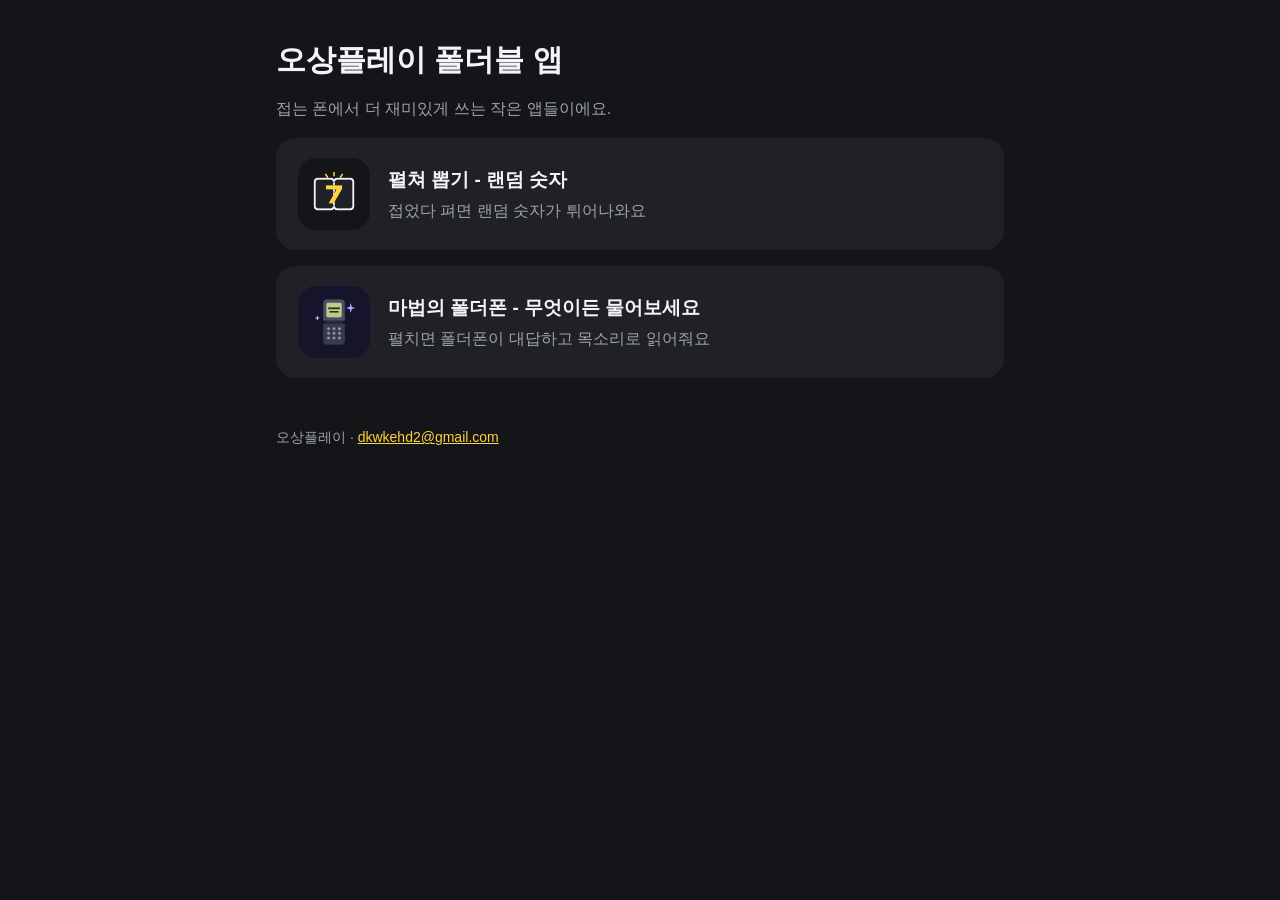
<file: site/index.html>
<!doctype html>
<html lang="ko">
<head>
<meta charset="utf-8">
<meta name="viewport" content="width=device-width, initial-scale=1">
<title>오상플레이 폴더블 앱</title>
<link rel="stylesheet" href="style.css">
</head>
<body>
<main>
  <h1>오상플레이 폴더블 앱</h1>
  <p class="muted">접는 폰에서 더 재미있게 쓰는 작은 앱들이에요.</p>

  <div class="card">
    <a class="app" href="pick/">
      <img src="pick/icon.png" alt="">
      <span><strong>펼쳐 뽑기 - 랜덤 숫자</strong><span class="muted">접었다 펴면 랜덤 숫자가 튀어나와요</span></span>
    </a>
  </div>

  <div class="card">
    <a class="app" href="magic/">
      <img src="magic/icon.png" alt="">
      <span><strong>마법의 폴더폰 - 무엇이든 물어보세요</strong><span class="muted">펼치면 폴더폰이 대답하고 목소리로 읽어줘요</span></span>
    </a>
  </div>

  <footer>오상플레이 · <a href="mailto:dkwkehd2@gmail.com">dkwkehd2@gmail.com</a></footer>
</main>
</body>
</html>
</file>
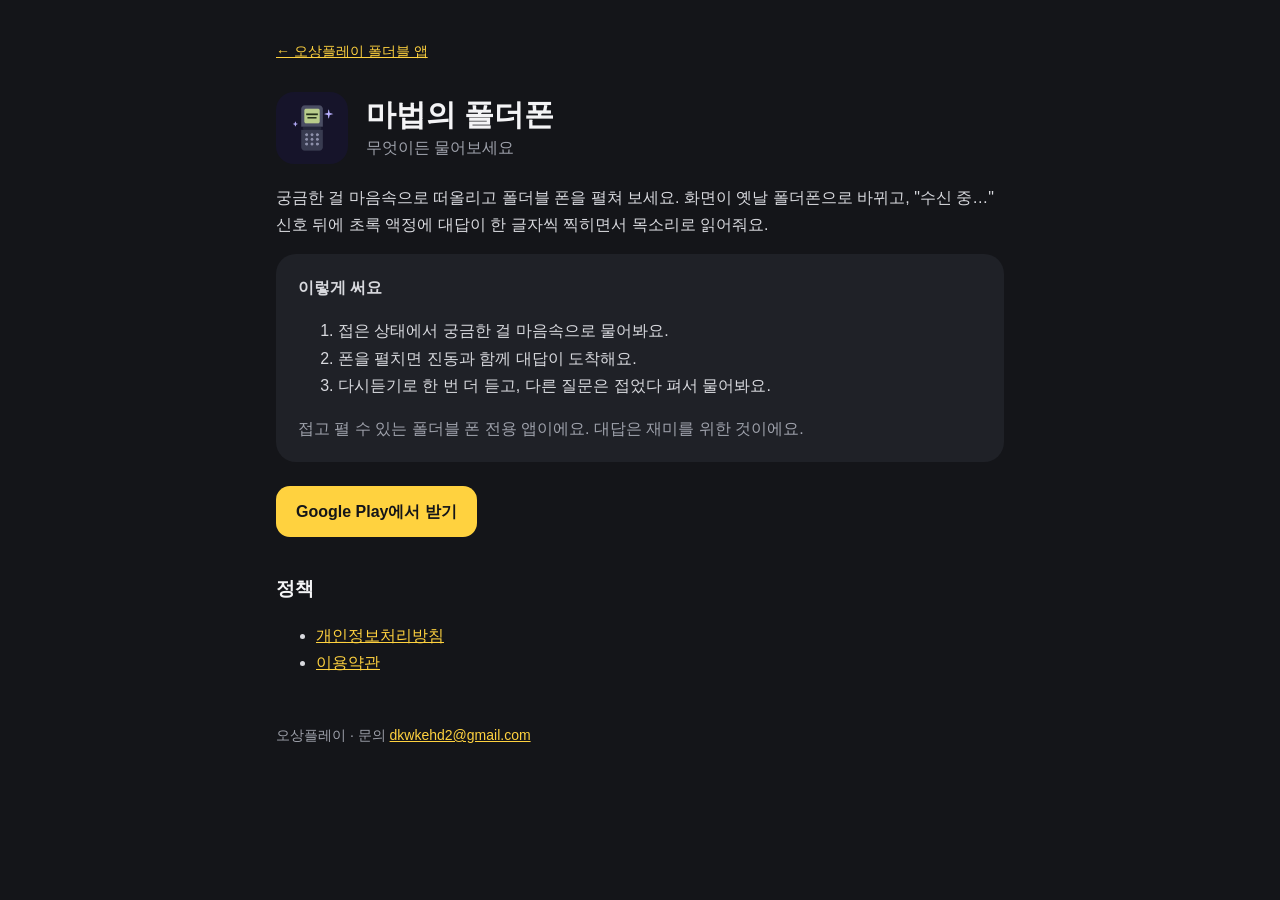
<file: site/magic/index.html>
<!doctype html>
<html lang="ko">
<head>
<meta charset="utf-8">
<meta name="viewport" content="width=device-width, initial-scale=1">
<title>마법의 폴더폰 - 무엇이든 물어보세요</title>
<meta name="description" content="폴더블 폰을 펼치면 옛날 폴더폰 액정에 대답이 한 글자씩 찍히고 목소리로 읽어줘요.">
<link rel="stylesheet" href="../style.css">
</head>
<body>
<main>
  <nav><a href="../">← 오상플레이 폴더블 앱</a></nav>
  <div class="app" style="margin-bottom:20px">
    <img src="icon.png" alt="마법의 폴더폰 아이콘">
    <span><h1 style="margin:0">마법의 폴더폰</h1><span class="muted">무엇이든 물어보세요</span></span>
  </div>

  <p>궁금한 걸 마음속으로 떠올리고 폴더블 폰을 펼쳐 보세요. 화면이 옛날 폴더폰으로 바뀌고, "수신 중…" 신호 뒤에 초록 액정에 대답이 한 글자씩 찍히면서 목소리로 읽어줘요.</p>

  <div class="card">
    <p style="margin-top:0"><strong>이렇게 써요</strong></p>
    <ol>
      <li>접은 상태에서 궁금한 걸 마음속으로 물어봐요.</li>
      <li>폰을 펼치면 진동과 함께 대답이 도착해요.</li>
      <li>다시듣기로 한 번 더 듣고, 다른 질문은 접었다 펴서 물어봐요.</li>
    </ol>
    <p class="muted" style="margin-bottom:0">접고 펼 수 있는 폴더블 폰 전용 앱이에요. 대답은 재미를 위한 것이에요.</p>
  </div>

  <p>
    <a class="btn" href="https://play.google.com/store/apps/details?id=com.ohsang.util.foldmagic">Google Play에서 받기</a>
  </p>

  <h2>정책</h2>
  <ul>
    <li><a href="privacy.html">개인정보처리방침</a></li>
    <li><a href="terms.html">이용약관</a></li>
  </ul>

  <footer>오상플레이 · 문의 <a href="mailto:dkwkehd2@gmail.com">dkwkehd2@gmail.com</a></footer>
</main>
</body>
</html>
</file>
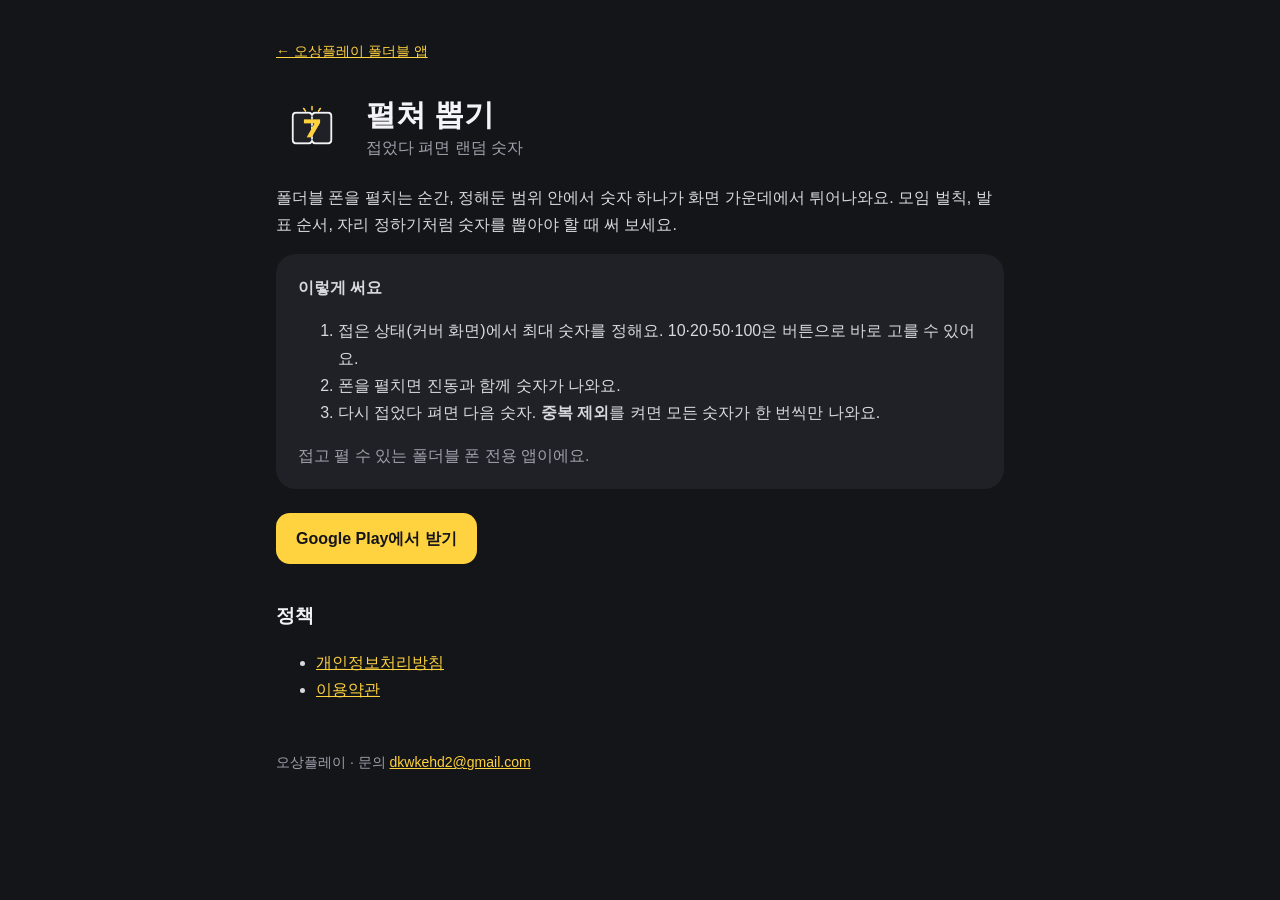
<file: site/pick/index.html>
<!doctype html>
<html lang="ko">
<head>
<meta charset="utf-8">
<meta name="viewport" content="width=device-width, initial-scale=1">
<title>펼쳐 뽑기 - 랜덤 숫자</title>
<meta name="description" content="폴더블 폰을 접었다 펴면 정한 범위 안에서 랜덤 숫자가 튀어나와요. 벌칙·순서 정하기용 숫자 뽑기 앱.">
<link rel="stylesheet" href="../style.css">
</head>
<body>
<main>
  <nav><a href="../">← 오상플레이 폴더블 앱</a></nav>
  <div class="app" style="margin-bottom:20px">
    <img src="icon.png" alt="펼쳐 뽑기 아이콘">
    <span><h1 style="margin:0">펼쳐 뽑기</h1><span class="muted">접었다 펴면 랜덤 숫자</span></span>
  </div>

  <p>폴더블 폰을 펼치는 순간, 정해둔 범위 안에서 숫자 하나가 화면 가운데에서 튀어나와요. 모임 벌칙, 발표 순서, 자리 정하기처럼 숫자를 뽑아야 할 때 써 보세요.</p>

  <div class="card">
    <p style="margin-top:0"><strong>이렇게 써요</strong></p>
    <ol>
      <li>접은 상태(커버 화면)에서 최대 숫자를 정해요. 10·20·50·100은 버튼으로 바로 고를 수 있어요.</li>
      <li>폰을 펼치면 진동과 함께 숫자가 나와요.</li>
      <li>다시 접었다 펴면 다음 숫자. <strong>중복 제외</strong>를 켜면 모든 숫자가 한 번씩만 나와요.</li>
    </ol>
    <p class="muted" style="margin-bottom:0">접고 펼 수 있는 폴더블 폰 전용 앱이에요.</p>
  </div>

  <p>
    <a class="btn" href="https://play.google.com/store/apps/details?id=com.ohsang.util.foldpick">Google Play에서 받기</a>
  </p>

  <h2>정책</h2>
  <ul>
    <li><a href="privacy.html">개인정보처리방침</a></li>
    <li><a href="terms.html">이용약관</a></li>
  </ul>

  <footer>오상플레이 · 문의 <a href="mailto:dkwkehd2@gmail.com">dkwkehd2@gmail.com</a></footer>
</main>
</body>
</html>
</file>
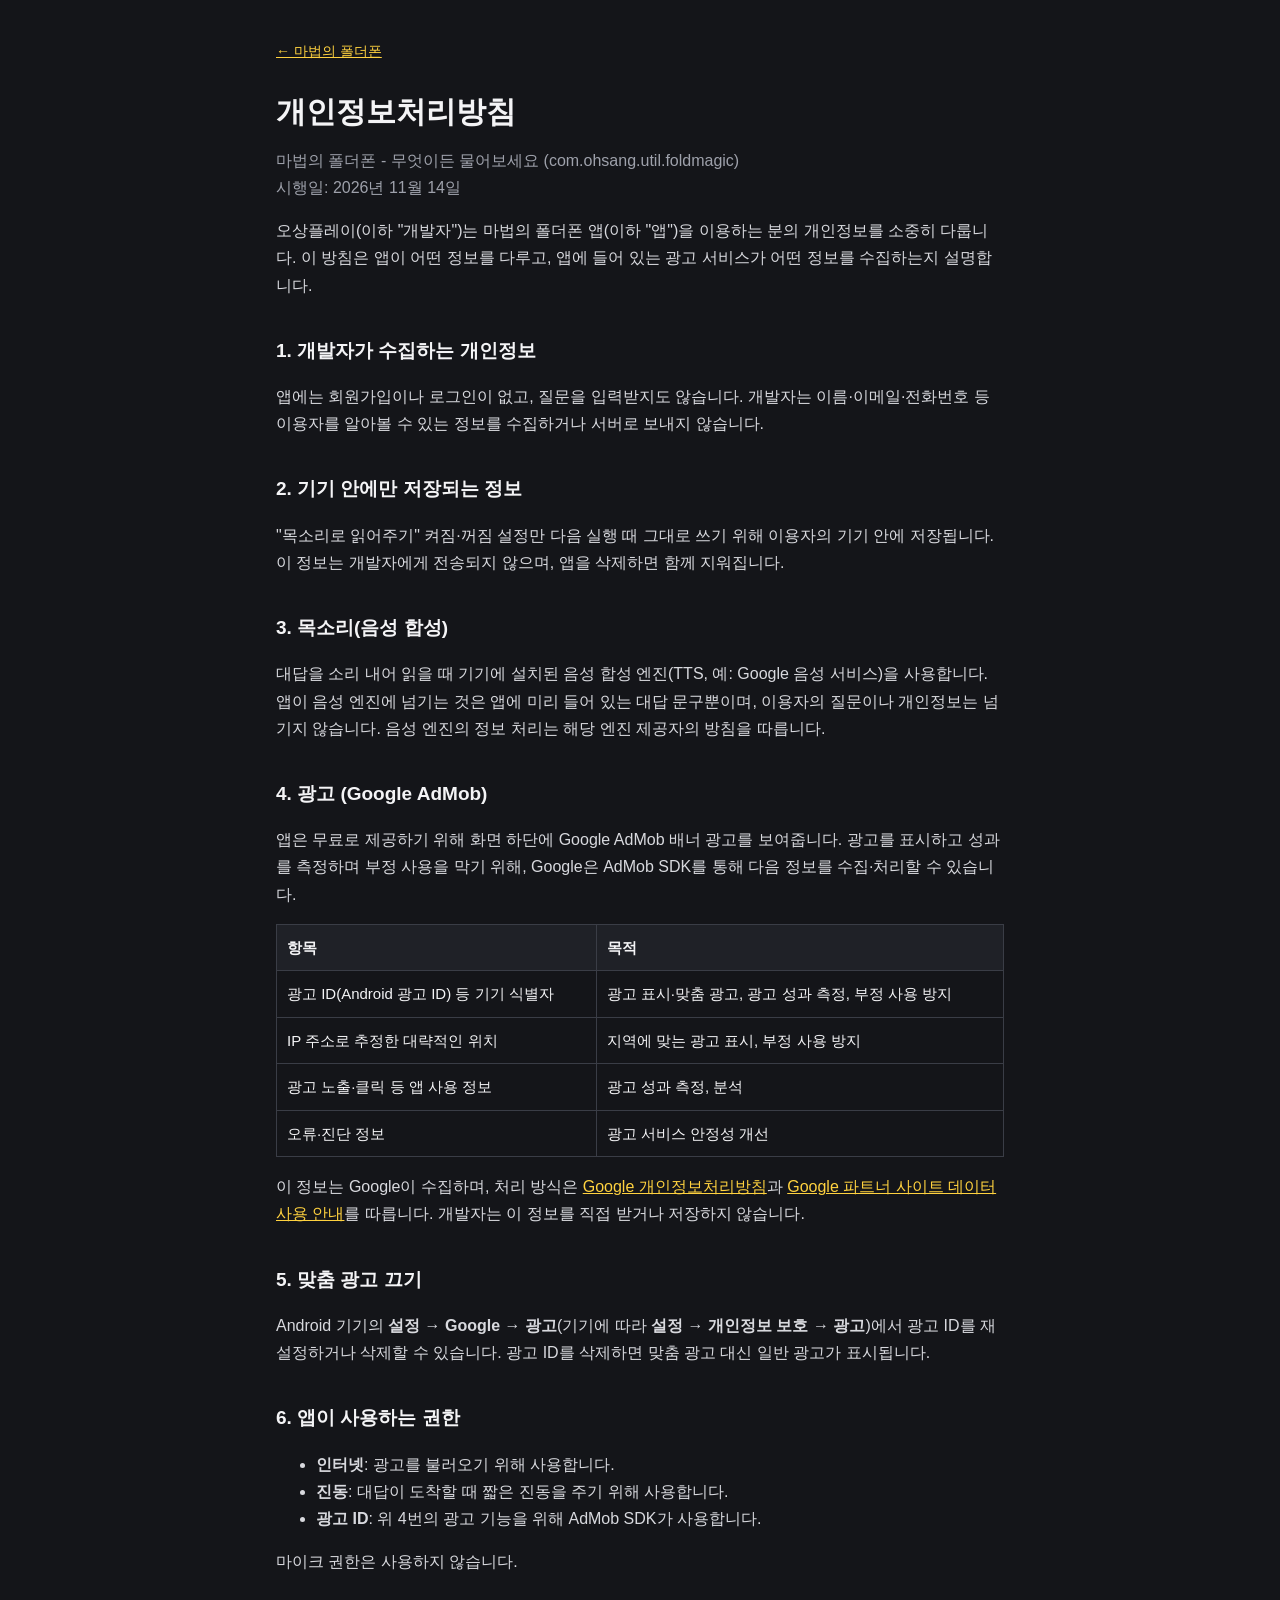
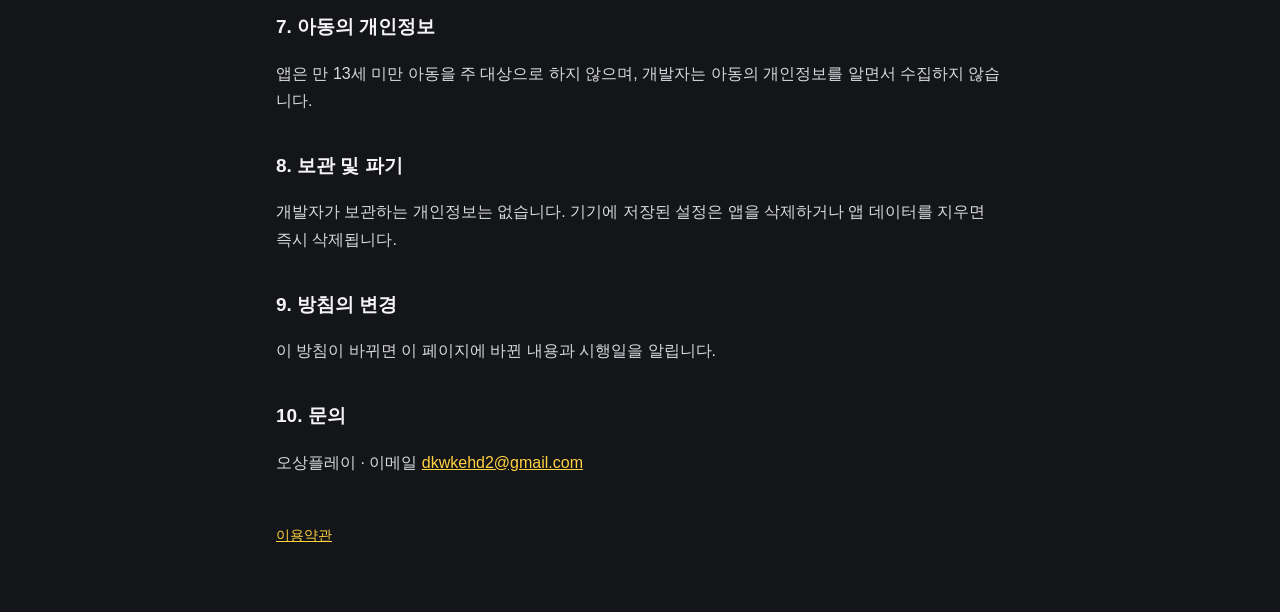
<file: site/magic/privacy.html>
<!doctype html>
<html lang="ko">
<head>
<meta charset="utf-8">
<meta name="viewport" content="width=device-width, initial-scale=1">
<title>개인정보처리방침 - 마법의 폴더폰</title>
<link rel="stylesheet" href="../style.css">
</head>
<body>
<main>
  <nav><a href="./">← 마법의 폴더폰</a></nav>
  <h1>개인정보처리방침</h1>
  <p class="muted">마법의 폴더폰 - 무엇이든 물어보세요 (com.ohsang.util.foldmagic)<br>시행일: 2026년 11월 14일</p>

  <p>오상플레이(이하 "개발자")는 마법의 폴더폰 앱(이하 "앱")을 이용하는 분의 개인정보를 소중히 다룹니다. 이 방침은 앱이 어떤 정보를 다루고, 앱에 들어 있는 광고 서비스가 어떤 정보를 수집하는지 설명합니다.</p>

  <h2>1. 개발자가 수집하는 개인정보</h2>
  <p>앱에는 회원가입이나 로그인이 없고, 질문을 입력받지도 않습니다. 개발자는 이름·이메일·전화번호 등 이용자를 알아볼 수 있는 정보를 수집하거나 서버로 보내지 않습니다.</p>

  <h2>2. 기기 안에만 저장되는 정보</h2>
  <p>"목소리로 읽어주기" 켜짐·꺼짐 설정만 다음 실행 때 그대로 쓰기 위해 이용자의 기기 안에 저장됩니다. 이 정보는 개발자에게 전송되지 않으며, 앱을 삭제하면 함께 지워집니다.</p>

  <h2>3. 목소리(음성 합성)</h2>
  <p>대답을 소리 내어 읽을 때 기기에 설치된 음성 합성 엔진(TTS, 예: Google 음성 서비스)을 사용합니다. 앱이 음성 엔진에 넘기는 것은 앱에 미리 들어 있는 대답 문구뿐이며, 이용자의 질문이나 개인정보는 넘기지 않습니다. 음성 엔진의 정보 처리는 해당 엔진 제공자의 방침을 따릅니다.</p>

  <h2>4. 광고 (Google AdMob)</h2>
  <p>앱은 무료로 제공하기 위해 화면 하단에 Google AdMob 배너 광고를 보여줍니다. 광고를 표시하고 성과를 측정하며 부정 사용을 막기 위해, Google은 AdMob SDK를 통해 다음 정보를 수집·처리할 수 있습니다.</p>
  <div class="wrap">
  <table>
    <tr><th>항목</th><th>목적</th></tr>
    <tr><td>광고 ID(Android 광고 ID) 등 기기 식별자</td><td>광고 표시·맞춤 광고, 광고 성과 측정, 부정 사용 방지</td></tr>
    <tr><td>IP 주소로 추정한 대략적인 위치</td><td>지역에 맞는 광고 표시, 부정 사용 방지</td></tr>
    <tr><td>광고 노출·클릭 등 앱 사용 정보</td><td>광고 성과 측정, 분석</td></tr>
    <tr><td>오류·진단 정보</td><td>광고 서비스 안정성 개선</td></tr>
  </table>
  </div>
  <p>이 정보는 Google이 수집하며, 처리 방식은 <a href="https://policies.google.com/privacy">Google 개인정보처리방침</a>과 <a href="https://policies.google.com/technologies/partner-sites">Google 파트너 사이트 데이터 사용 안내</a>를 따릅니다. 개발자는 이 정보를 직접 받거나 저장하지 않습니다.</p>

  <h2>5. 맞춤 광고 끄기</h2>
  <p>Android 기기의 <strong>설정 → Google → 광고</strong>(기기에 따라 <strong>설정 → 개인정보 보호 → 광고</strong>)에서 광고 ID를 재설정하거나 삭제할 수 있습니다. 광고 ID를 삭제하면 맞춤 광고 대신 일반 광고가 표시됩니다.</p>

  <h2>6. 앱이 사용하는 권한</h2>
  <ul>
    <li><strong>인터넷</strong>: 광고를 불러오기 위해 사용합니다.</li>
    <li><strong>진동</strong>: 대답이 도착할 때 짧은 진동을 주기 위해 사용합니다.</li>
    <li><strong>광고 ID</strong>: 위 4번의 광고 기능을 위해 AdMob SDK가 사용합니다.</li>
  </ul>
  <p>마이크 권한은 사용하지 않습니다.</p>

  <h2>7. 아동의 개인정보</h2>
  <p>앱은 만 13세 미만 아동을 주 대상으로 하지 않으며, 개발자는 아동의 개인정보를 알면서 수집하지 않습니다.</p>

  <h2>8. 보관 및 파기</h2>
  <p>개발자가 보관하는 개인정보는 없습니다. 기기에 저장된 설정은 앱을 삭제하거나 앱 데이터를 지우면 즉시 삭제됩니다.</p>

  <h2>9. 방침의 변경</h2>
  <p>이 방침이 바뀌면 이 페이지에 바뀐 내용과 시행일을 알립니다.</p>

  <h2>10. 문의</h2>
  <p>오상플레이 · 이메일 <a href="mailto:dkwkehd2@gmail.com">dkwkehd2@gmail.com</a></p>

  <footer><a href="terms.html">이용약관</a></footer>
</main>
</body>
</html>
</file>
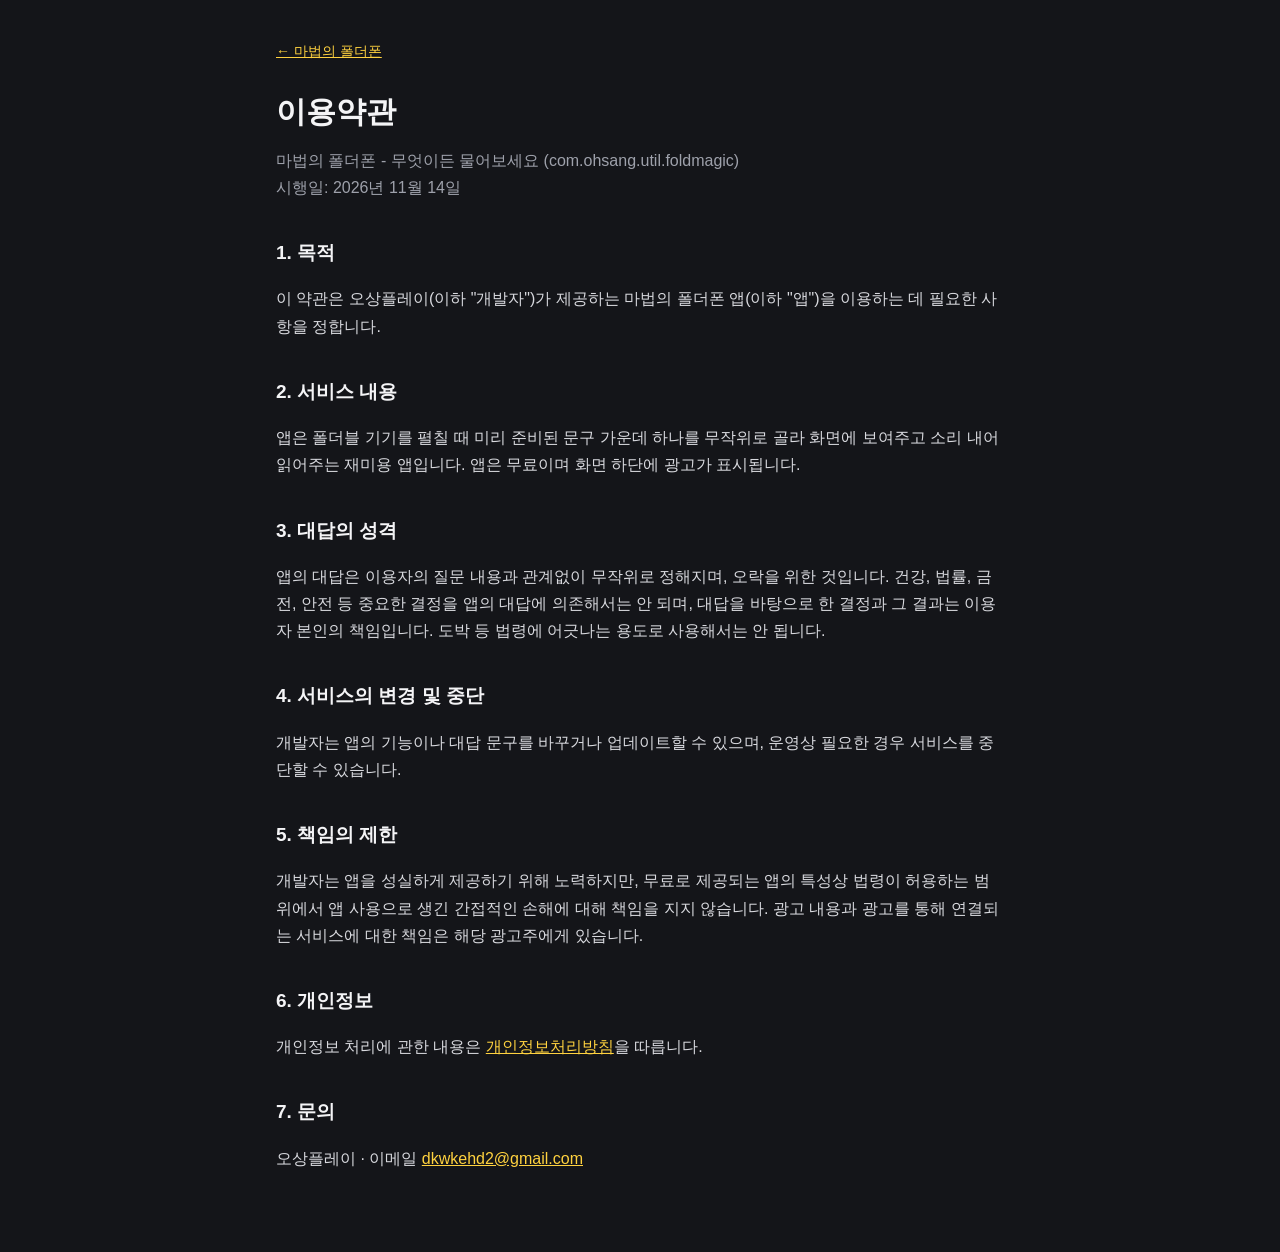
<file: site/magic/terms.html>
<!doctype html>
<html lang="ko">
<head>
<meta charset="utf-8">
<meta name="viewport" content="width=device-width, initial-scale=1">
<title>이용약관 - 마법의 폴더폰</title>
<link rel="stylesheet" href="../style.css">
</head>
<body>
<main>
  <nav><a href="./">← 마법의 폴더폰</a></nav>
  <h1>이용약관</h1>
  <p class="muted">마법의 폴더폰 - 무엇이든 물어보세요 (com.ohsang.util.foldmagic)<br>시행일: 2026년 11월 14일</p>

  <h2>1. 목적</h2>
  <p>이 약관은 오상플레이(이하 "개발자")가 제공하는 마법의 폴더폰 앱(이하 "앱")을 이용하는 데 필요한 사항을 정합니다.</p>

  <h2>2. 서비스 내용</h2>
  <p>앱은 폴더블 기기를 펼칠 때 미리 준비된 문구 가운데 하나를 무작위로 골라 화면에 보여주고 소리 내어 읽어주는 재미용 앱입니다. 앱은 무료이며 화면 하단에 광고가 표시됩니다.</p>

  <h2>3. 대답의 성격</h2>
  <p>앱의 대답은 이용자의 질문 내용과 관계없이 무작위로 정해지며, 오락을 위한 것입니다. 건강, 법률, 금전, 안전 등 중요한 결정을 앱의 대답에 의존해서는 안 되며, 대답을 바탕으로 한 결정과 그 결과는 이용자 본인의 책임입니다. 도박 등 법령에 어긋나는 용도로 사용해서는 안 됩니다.</p>

  <h2>4. 서비스의 변경 및 중단</h2>
  <p>개발자는 앱의 기능이나 대답 문구를 바꾸거나 업데이트할 수 있으며, 운영상 필요한 경우 서비스를 중단할 수 있습니다.</p>

  <h2>5. 책임의 제한</h2>
  <p>개발자는 앱을 성실하게 제공하기 위해 노력하지만, 무료로 제공되는 앱의 특성상 법령이 허용하는 범위에서 앱 사용으로 생긴 간접적인 손해에 대해 책임을 지지 않습니다. 광고 내용과 광고를 통해 연결되는 서비스에 대한 책임은 해당 광고주에게 있습니다.</p>

  <h2>6. 개인정보</h2>
  <p>개인정보 처리에 관한 내용은 <a href="privacy.html">개인정보처리방침</a>을 따릅니다.</p>

  <h2>7. 문의</h2>
  <p>오상플레이 · 이메일 <a href="mailto:dkwkehd2@gmail.com">dkwkehd2@gmail.com</a></p>
</main>
</body>
</html>
</file>
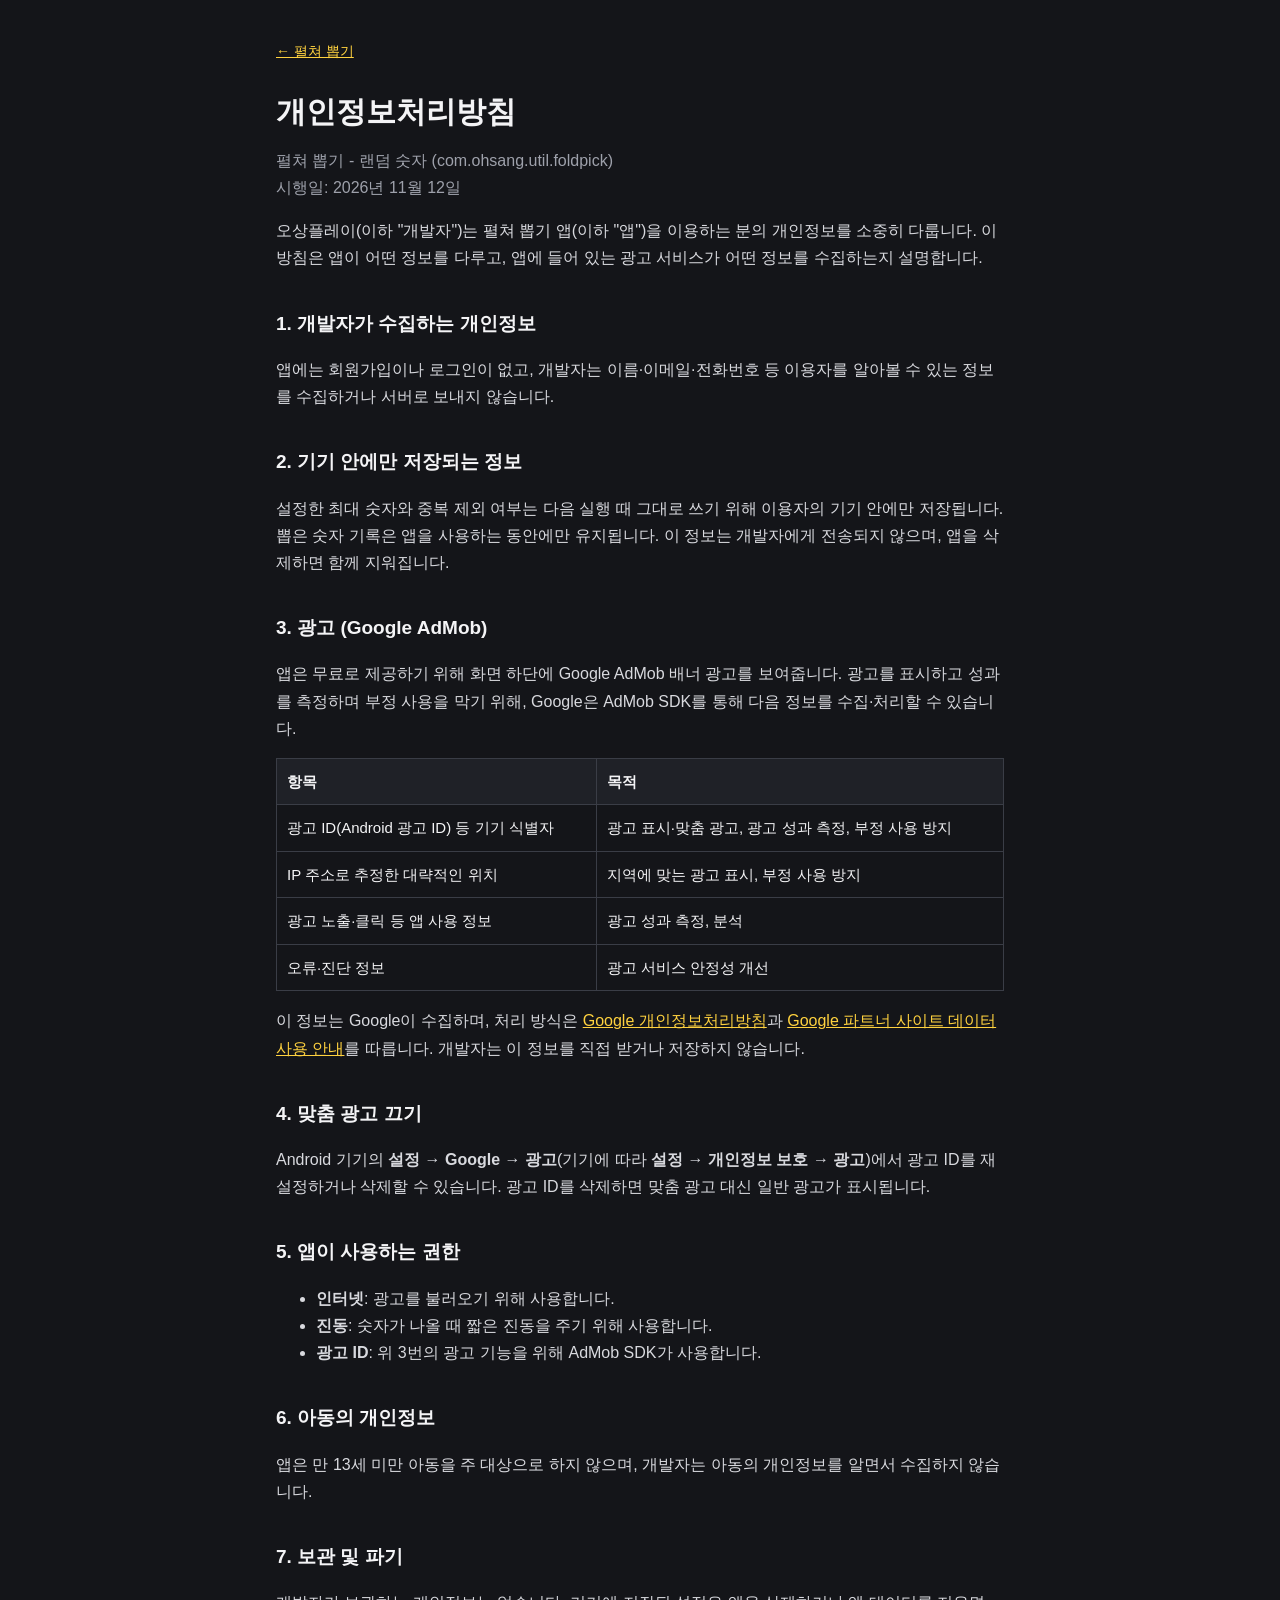
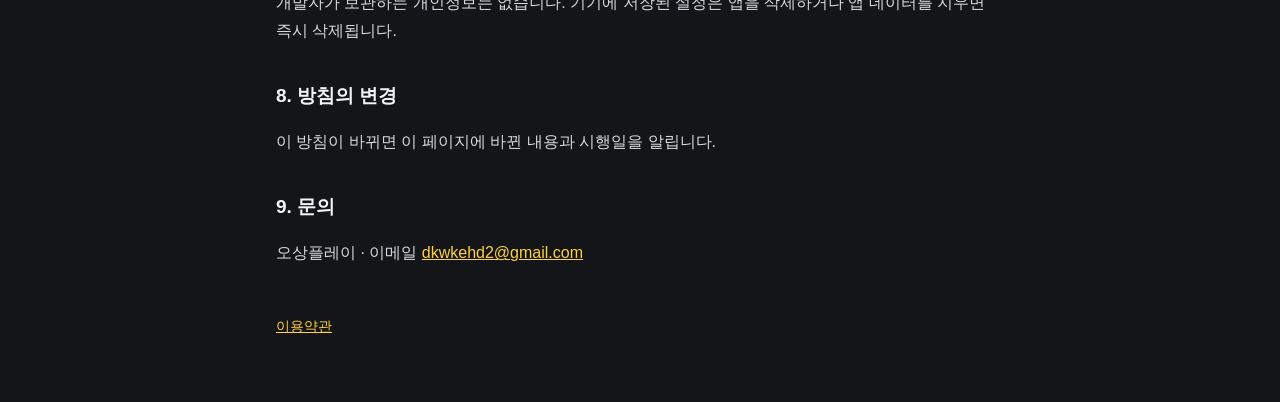
<file: site/pick/privacy.html>
<!doctype html>
<html lang="ko">
<head>
<meta charset="utf-8">
<meta name="viewport" content="width=device-width, initial-scale=1">
<title>개인정보처리방침 - 펼쳐 뽑기</title>
<link rel="stylesheet" href="../style.css">
</head>
<body>
<main>
  <nav><a href="./">← 펼쳐 뽑기</a></nav>
  <h1>개인정보처리방침</h1>
  <p class="muted">펼쳐 뽑기 - 랜덤 숫자 (com.ohsang.util.foldpick)<br>시행일: 2026년 11월 12일</p>

  <p>오상플레이(이하 "개발자")는 펼쳐 뽑기 앱(이하 "앱")을 이용하는 분의 개인정보를 소중히 다룹니다. 이 방침은 앱이 어떤 정보를 다루고, 앱에 들어 있는 광고 서비스가 어떤 정보를 수집하는지 설명합니다.</p>

  <h2>1. 개발자가 수집하는 개인정보</h2>
  <p>앱에는 회원가입이나 로그인이 없고, 개발자는 이름·이메일·전화번호 등 이용자를 알아볼 수 있는 정보를 수집하거나 서버로 보내지 않습니다.</p>

  <h2>2. 기기 안에만 저장되는 정보</h2>
  <p>설정한 최대 숫자와 중복 제외 여부는 다음 실행 때 그대로 쓰기 위해 이용자의 기기 안에만 저장됩니다. 뽑은 숫자 기록은 앱을 사용하는 동안에만 유지됩니다. 이 정보는 개발자에게 전송되지 않으며, 앱을 삭제하면 함께 지워집니다.</p>

  <h2>3. 광고 (Google AdMob)</h2>
  <p>앱은 무료로 제공하기 위해 화면 하단에 Google AdMob 배너 광고를 보여줍니다. 광고를 표시하고 성과를 측정하며 부정 사용을 막기 위해, Google은 AdMob SDK를 통해 다음 정보를 수집·처리할 수 있습니다.</p>
  <div class="wrap">
  <table>
    <tr><th>항목</th><th>목적</th></tr>
    <tr><td>광고 ID(Android 광고 ID) 등 기기 식별자</td><td>광고 표시·맞춤 광고, 광고 성과 측정, 부정 사용 방지</td></tr>
    <tr><td>IP 주소로 추정한 대략적인 위치</td><td>지역에 맞는 광고 표시, 부정 사용 방지</td></tr>
    <tr><td>광고 노출·클릭 등 앱 사용 정보</td><td>광고 성과 측정, 분석</td></tr>
    <tr><td>오류·진단 정보</td><td>광고 서비스 안정성 개선</td></tr>
  </table>
  </div>
  <p>이 정보는 Google이 수집하며, 처리 방식은 <a href="https://policies.google.com/privacy">Google 개인정보처리방침</a>과 <a href="https://policies.google.com/technologies/partner-sites">Google 파트너 사이트 데이터 사용 안내</a>를 따릅니다. 개발자는 이 정보를 직접 받거나 저장하지 않습니다.</p>

  <h2>4. 맞춤 광고 끄기</h2>
  <p>Android 기기의 <strong>설정 → Google → 광고</strong>(기기에 따라 <strong>설정 → 개인정보 보호 → 광고</strong>)에서 광고 ID를 재설정하거나 삭제할 수 있습니다. 광고 ID를 삭제하면 맞춤 광고 대신 일반 광고가 표시됩니다.</p>

  <h2>5. 앱이 사용하는 권한</h2>
  <ul>
    <li><strong>인터넷</strong>: 광고를 불러오기 위해 사용합니다.</li>
    <li><strong>진동</strong>: 숫자가 나올 때 짧은 진동을 주기 위해 사용합니다.</li>
    <li><strong>광고 ID</strong>: 위 3번의 광고 기능을 위해 AdMob SDK가 사용합니다.</li>
  </ul>

  <h2>6. 아동의 개인정보</h2>
  <p>앱은 만 13세 미만 아동을 주 대상으로 하지 않으며, 개발자는 아동의 개인정보를 알면서 수집하지 않습니다.</p>

  <h2>7. 보관 및 파기</h2>
  <p>개발자가 보관하는 개인정보는 없습니다. 기기에 저장된 설정은 앱을 삭제하거나 앱 데이터를 지우면 즉시 삭제됩니다.</p>

  <h2>8. 방침의 변경</h2>
  <p>이 방침이 바뀌면 이 페이지에 바뀐 내용과 시행일을 알립니다.</p>

  <h2>9. 문의</h2>
  <p>오상플레이 · 이메일 <a href="mailto:dkwkehd2@gmail.com">dkwkehd2@gmail.com</a></p>

  <footer><a href="terms.html">이용약관</a></footer>
</main>
</body>
</html>
</file>
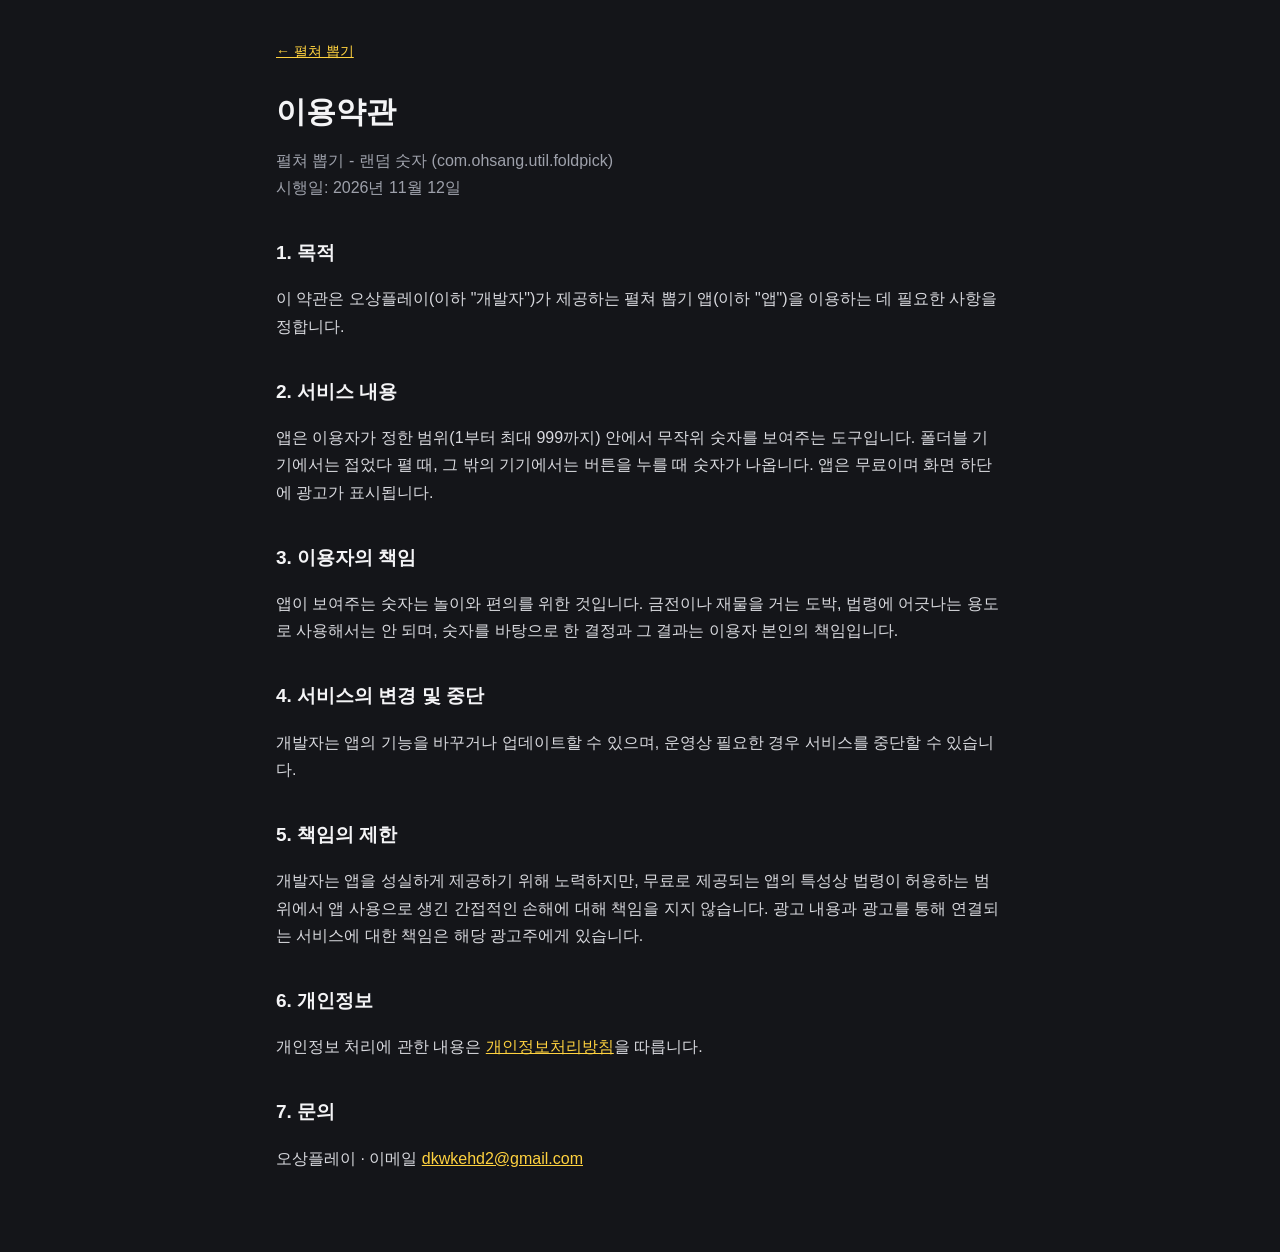
<file: site/pick/terms.html>
<!doctype html>
<html lang="ko">
<head>
<meta charset="utf-8">
<meta name="viewport" content="width=device-width, initial-scale=1">
<title>이용약관 - 펼쳐 뽑기</title>
<link rel="stylesheet" href="../style.css">
</head>
<body>
<main>
  <nav><a href="./">← 펼쳐 뽑기</a></nav>
  <h1>이용약관</h1>
  <p class="muted">펼쳐 뽑기 - 랜덤 숫자 (com.ohsang.util.foldpick)<br>시행일: 2026년 11월 12일</p>

  <h2>1. 목적</h2>
  <p>이 약관은 오상플레이(이하 "개발자")가 제공하는 펼쳐 뽑기 앱(이하 "앱")을 이용하는 데 필요한 사항을 정합니다.</p>

  <h2>2. 서비스 내용</h2>
  <p>앱은 이용자가 정한 범위(1부터 최대 999까지) 안에서 무작위 숫자를 보여주는 도구입니다. 폴더블 기기에서는 접었다 펼 때, 그 밖의 기기에서는 버튼을 누를 때 숫자가 나옵니다. 앱은 무료이며 화면 하단에 광고가 표시됩니다.</p>

  <h2>3. 이용자의 책임</h2>
  <p>앱이 보여주는 숫자는 놀이와 편의를 위한 것입니다. 금전이나 재물을 거는 도박, 법령에 어긋나는 용도로 사용해서는 안 되며, 숫자를 바탕으로 한 결정과 그 결과는 이용자 본인의 책임입니다.</p>

  <h2>4. 서비스의 변경 및 중단</h2>
  <p>개발자는 앱의 기능을 바꾸거나 업데이트할 수 있으며, 운영상 필요한 경우 서비스를 중단할 수 있습니다.</p>

  <h2>5. 책임의 제한</h2>
  <p>개발자는 앱을 성실하게 제공하기 위해 노력하지만, 무료로 제공되는 앱의 특성상 법령이 허용하는 범위에서 앱 사용으로 생긴 간접적인 손해에 대해 책임을 지지 않습니다. 광고 내용과 광고를 통해 연결되는 서비스에 대한 책임은 해당 광고주에게 있습니다.</p>

  <h2>6. 개인정보</h2>
  <p>개인정보 처리에 관한 내용은 <a href="privacy.html">개인정보처리방침</a>을 따릅니다.</p>

  <h2>7. 문의</h2>
  <p>오상플레이 · 이메일 <a href="mailto:dkwkehd2@gmail.com">dkwkehd2@gmail.com</a></p>
</main>
</body>
</html>
</file>
<file: site/style.css>
:root{--bg:#141519;--surface:#1F2127;--border:#3A3D46;--text:#F4F4F6;--muted:#9EA1AB;--accent:#FFD23F}
*{box-sizing:border-box}
body{margin:0;background:var(--bg);color:var(--text);font-family:-apple-system,BlinkMacSystemFont,"Apple SD Gothic Neo","Noto Sans KR","Malgun Gothic",sans-serif;line-height:1.7;-webkit-text-size-adjust:100%}
main{max-width:760px;margin:0 auto;padding:40px 16px 64px}
a{color:var(--accent)}
h1{font-size:30px;line-height:1.3;margin:0 0 8px}
h2{font-size:19px;margin:36px 0 8px}
p,li{color:#D8D9DE}
.muted{color:var(--muted)}
.card{background:var(--surface);border-radius:20px;padding:20px 22px;margin:16px 0}
.app{display:flex;gap:18px;align-items:center;text-decoration:none;color:var(--text)}
.app img{width:72px;height:72px;border-radius:18px;flex-shrink:0}
.app strong{font-size:19px;display:block}
.btn{display:inline-block;background:var(--accent);color:#141519;font-weight:700;text-decoration:none;border-radius:14px;padding:12px 20px;margin-top:8px}
table{border-collapse:collapse;width:100%;font-size:15px}
th,td{border:1px solid var(--border);padding:10px;text-align:left;vertical-align:top}
th{background:var(--surface)}
.wrap{overflow-x:auto}
footer{margin-top:48px;font-size:14px;color:var(--muted)}
nav{font-size:14px;margin-bottom:28px}
</file>
